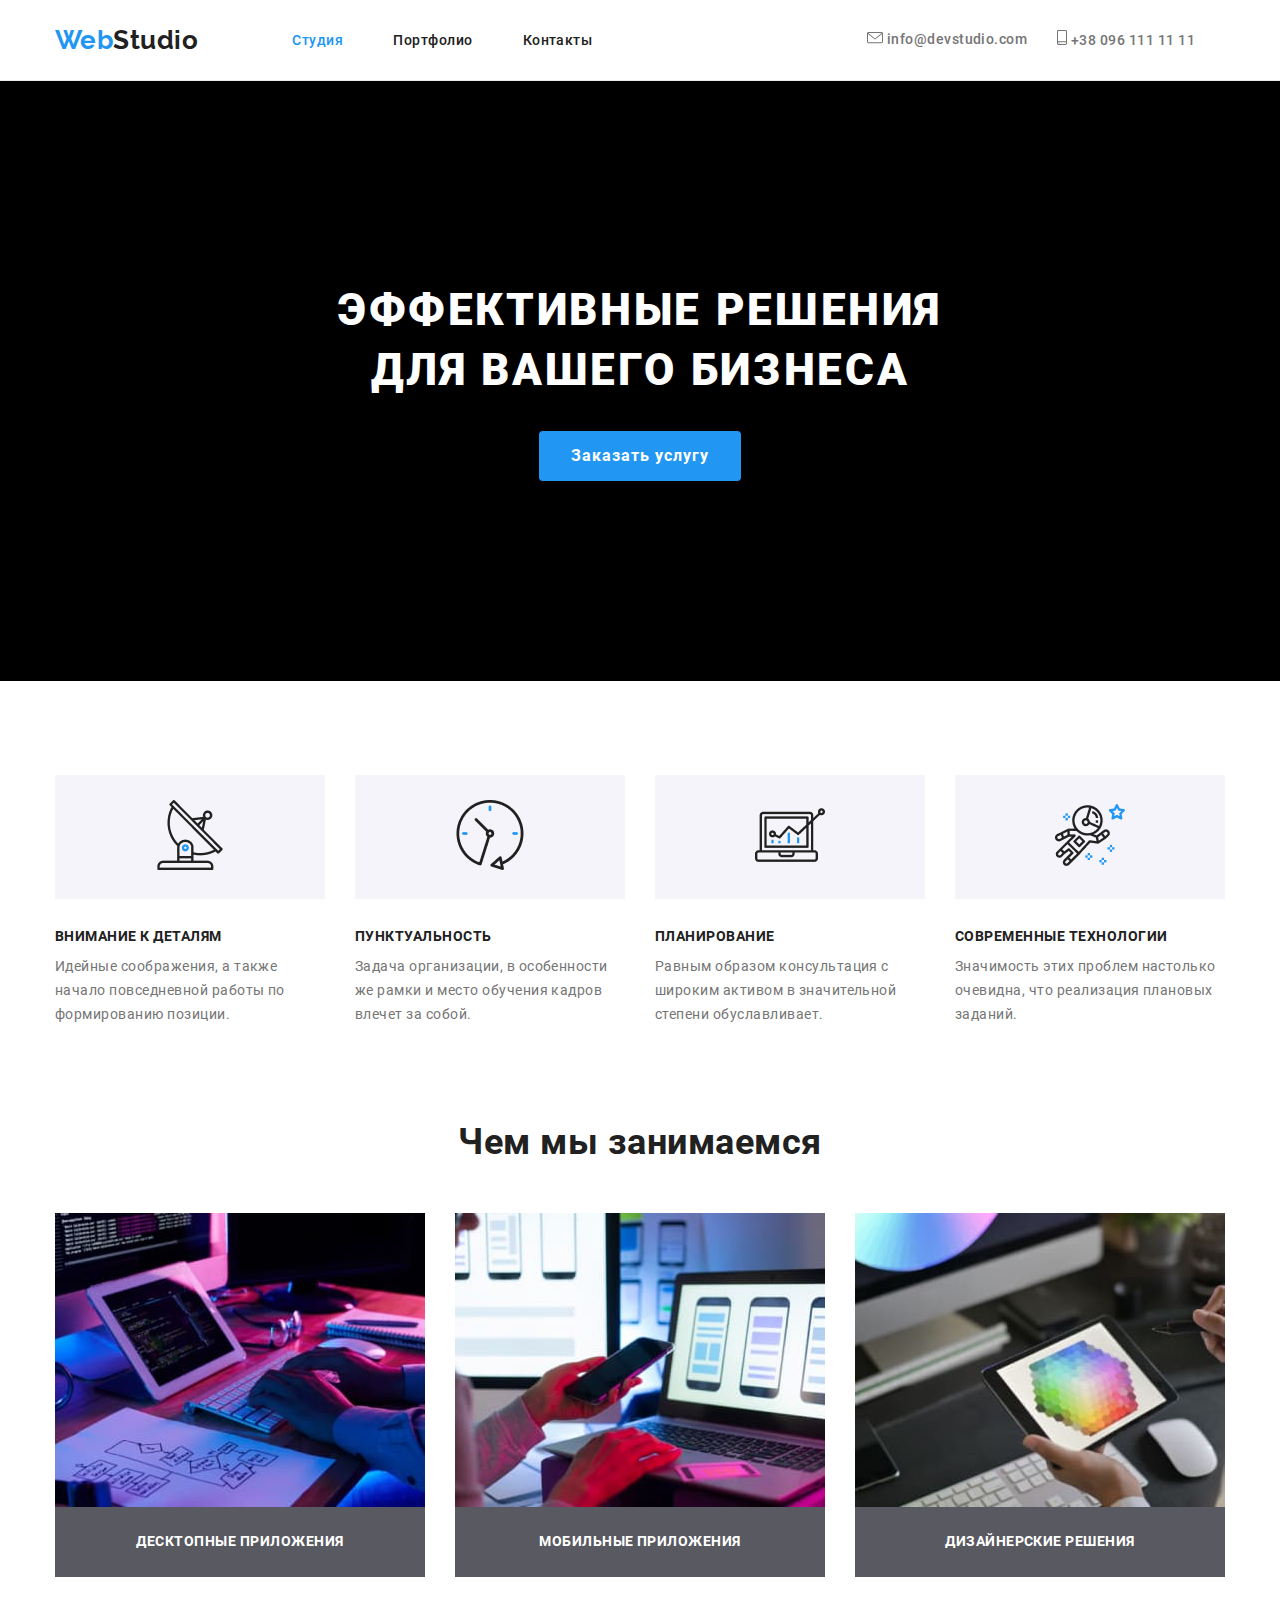
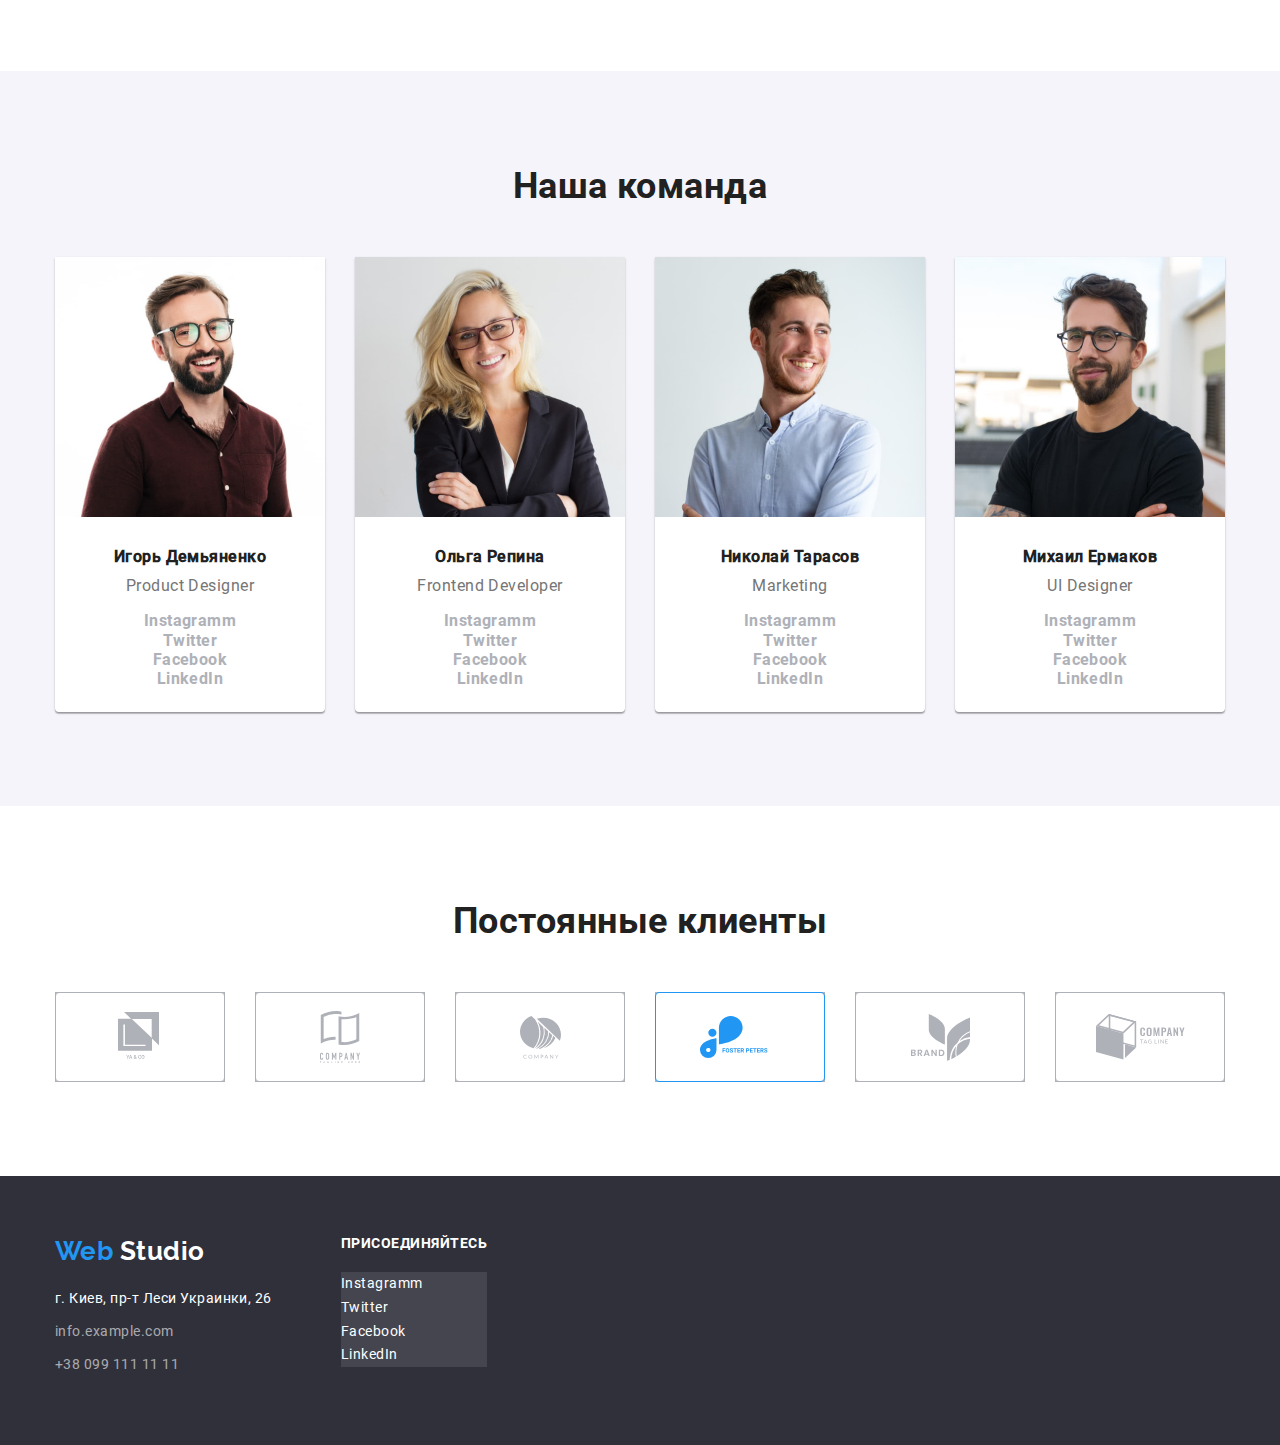
<file: index.html>
<!DOCTYPE html>
<html lang="en">
<head>
    <meta charset="UTF-8">
    <meta name="viewport" content="width=device-width, initial-scale=1.0">
    <title>Web Studio</title>

    <link rel="stylesheet" href="./css/normaliza.css">
    <link rel="stylesheet" href="./css/style.css">
</head>
<body>
    <!--Top Menu-->
    <header class="header">           

        <div class="nav container">
                <a class="logo" href="./index.html">
                    <span class="logo--accent">Web</span>Studio
                </a>             
            
            <nav>
                <ul class="nav__list list">
                    <li class="nav__list-item">
                        <a class="link nav__link nav__link--active" href="./index.html">Студия</a>
                    </li>
                    <li class="nav__list-item">
                        <a class="link nav__link" href="./portfolio.html">Портфолио</a>
                    </li>
                    <li class="nav__list-item">
                        <a class="link nav__link" href="#contacts">Контакты</a>
                    </li>
                </ul>
            </nav>
            
            <ul class="nav__contacts list">
                <li class="nav__contacts-item"> 
                    
                    <a class="link nav__contacts-link" href="mailto:info@devstudio.com">
                        <img src="./images/icons/envelope.svg" alt="envelope">
                        info@devstudio.com
                    </a> 
                </li>
                <li class="nav__contacts-item">
                    
                    <a class="link nav__contacts-link" href="tel:+380961111111">
                        <img src="./images/icons/smartphone.svg" alt="smartphone">
                        +38 096 111 11 11
                    </a>
                </li>
            </ul>                
        </div>
        
    </header>        
    <!--Header end-->             
      
    <main>
        <!--Hero section -->
        <section class="hero">
            <div class="hero__container">         
                <h1 class="hero__title">
                    Эффективные решения 
                    для вашего бизнеса
                </h1>
            
                <button type="button" class="btn main-btn hero__button">
                    Заказать услугу
                </button>    
            </div>
        </section>
      
        <!--Features Section-->
        <section class="features section--padding">
            <div class="container">
                <h2 class="features__title title--hidden">Особенности</h2> <!--скрыть-->
                
                <ul class="features__list list">

                    <!--Features item 1-->
                    <li class="features__list-item">
                        <div class="features__item-image">
                            <img src="images/features/feature1.png" alt="antenna">
                        </div>
                        <div class="features__item-description">
                            <p class="item-title features__item-title">
                                Внимание к деталям
                            </p>
                            <p class="features__item-text">
                                Идейные соображения, а также начало повседневной 
                                работы по формированию позиции.
                            </p>
                        </div>
                    </li>

                    <!--Features item 2-->
                    <li class="features__list-item">
                        <div class="features__item-image">
                            <img src="images/features/feature2.png" alt="clock">
                        </div>
                        <div class="features__item-description">
                            <p class="item-title features__item-title">
                                Пунктуальность
                            </p>
                            <p class="features__item-text">
                                Задача организации, в особенности же рамки и место 
                                обучения кадров влечет за собой.
                            </p>
                        </div>
                    </li>

                        <!--Features item 3-->
                    <li class="features__list-item">
                        <div class="features__item-image">
                            <img src="images/features/feature3.png" alt="diagramm">
                        </div>
                        <div class="features__item-description">
                            <p class="item-title features__item-title">
                                Планирование
                            </p>
                            <p class="features__item-text">
                                Равным образом консультация с широким активом в значительной 
                                степени обуславливает.
                            </p>
                        </div>
                    </li>


                <!--Features item 4-->
                    <li class="features__list-item">
                        <div class="features__item-image">
                            <img src="images/features/feature4.png" alt="astronaut">
                        </div>
                        <div class="features__item-description">
                            <p class="item-title features__item-title">
                                Современные технологии
                            </p>
                            <p class="features__item-text">
                                Значимость этих проблем настолько очевидна, что реализация 
                                плановых заданий.
                            </p>
                        </div>
                    </li>
                </ul>
            </div>

        </section>
        <!--Features end-->

        <!--Activities Section-->
        <section class="activities">
            <div class="container activities__container">				
                <h2 class="section-title activities__title">
                    Чем мы занимаемся
                </h2>
                <ul class="activities__list list">
                    <li class="activities__list-item">
                        <img class="activities__item-img" src="./images/activities/activity1.jpg" alt="Десктопные приложения">
                        <h3 class="item-title activities__item-title">
                            Десктопные приложения
                        </h3>
                    </li>
                    <li class=" activities__list-item">
                        <img class="activities__item-img" src="./images/activities/activity2.jpg" alt="Мобильные приложения">
                        <h3 class="item-title activities__item-title">
                            Мобильные приложения
                        </h3>
                    </li>
                    <li class="activities__list-item">
                        <img class="activities__item-img" src="./images/activities/activity3.jpg" alt="Дизайнерские решения">
                        <h3 class="item-title activities__item-title">
                            Дизайнерские решения
                        </h3>              
                    </li>
                </ul>
            </div>
        </section>

        <!--Team Section-->
        <section class="team section--padding">
            <div class="container">
                
                <h2 class="section-title team__title">
                    Наша команда
                </h2>
    
                <ul class="team__list list">
                
                    <!--Team-card 1-->
                    <li class="team__card">
                        <img class="team__card-img" src="images/team/desktop/card1.jpg" alt="Игорь Демьяненко" width="270">
                                           
                        <h3 class="team__card-name">
                            Игорь Демьяненко
                        </h3>                    
                        <p class="team__card-position">
                            Product Designer
                        </p>
                        <ul class="team__social-links list">
                            <li class="team__social-links-item">
                                <a class="social-link" href="#" aria-label="Instagramm">
                                    Instagramm
                                </a>
                            </li>
                            <li class="team__social-links-item">
                                <a class="social-link" href="#" aria-label="Twitter">
                                    Twitter
                                </a>
                            </li>
                            <li class="team__social-links-item">
                                <a class="social-link" href="#" aria-label="Facebook">
                                    Facebook
                                </a>
                            </li>
                            <li class="team__social-links-item">
                                <a class="social-link" href="#" aria-label="LinkedIn">
                                    LinkedIn
                                </a>
                            </li>
                        </ul>
                    </li>
    
                    <!--Team-card 2-->
                    <li class="team__card">
                        <img class="team__card-img" src="images/team/desktop/card2.jpg" alt="Ольга Репина" width="270">
                                           
                        <h3 class="team__card-name">
                            Ольга Репина
                        </h3>                    
                        <p class="team__card-position">
                            Frontend Developer
                        </p>
                        <ul class="team__social-links list">
                            <li class="team__social-links-item">
                                <a class="social-link" href="#" aria-label="Instagramm">
                                    Instagramm
                                </a>
                            </li>
                            <li class="team__social-links-item">
                                <a class="social-link" href="#" aria-label="Twitter">
                                    Twitter
                                </a>
                            </li>
                            <li class="team__social-links-item">
                                <a class="social-link" href="#" aria-label="Facebook">
                                    Facebook
                                </a>
                            </li>
                            <li class="team__social-links-item">
                                <a class="social-link" href="#" aria-label="LinkedIn">
                                    LinkedIn
                                </a>
                            </li>
                        </ul>
                    </li>
    
                    <!--Team-card 3-->
                    <li class="team__card">
                        <img class="team__card-img" src="images/team/desktop/card3.jpg" alt="Николай Тарасов" width="270">
                                           
                        <h3 class="team__card-name">
                            Николай Тарасов
                        </h3>                    
                        <p class="team__card-position">
                            Marketing
                        </p>
                        <ul class="team__social-links list">
                            <li class="team__social-links-item">
                                <a class="social-link" href="#" aria-label="Instagramm">
                                    Instagramm
                                </a>
                            </li>
                            <li class="team__social-links-item">
                                <a class="social-link" href="#" aria-label="Twitter">
                                    Twitter
                                </a>
                            </li>
                            <li class="team__social-links-item">
                                <a class="social-link" href="#" aria-label="Facebook">
                                    Facebook
                                </a>
                            </li>
                            <li class="team__social-links-item">
                                <a class="social-link" href="#" aria-label="LinkedIn">
                                    LinkedIn
                                </a>
                            </li>
                        </ul>
                    </li>
    
                    <!--Team-card 4-->
                    <li class="team__card">
                        <img class="team__card-img" src="images/team/desktop/card4.jpg" alt="Михаил Ермаков" width="270">
                                           
                        <h3 class="team__card-name">
                            Михаил Ермаков
                        </h3>                    
                        <p class="team__card-position">
                            UI Designer
                        </p>
                        <ul class="team__social-links list">
                            <li class="team__social-links-item">
                                <a class="social-link" href="#" aria-label="Instagramm">
                                    Instagramm
                                </a>
                            </li>
                            <li class="team__social-links-item">
                                <a class="social-link" href="#" aria-label="Twitter">
                                    Twitter
                                </a>
                            </li>
                            <li class="team__social-links-item">
                                <a class="social-link" href="#" aria-label="Facebook">
                                    Facebook
                                </a>
                            </li>
                            <li class="team__social-links-item">
                                <a class="social-link" href="#" aria-label="LinkedIn">
                                    LinkedIn
                                </a>
                            </li>
                        </ul>
                    </li>
                </ul>
            </div>
        </section>
        <!--Team end-->

        <!--Clients Section-->
        <section class="clients section--padding">
            <div class="container">
                <h2 class="section-title clients__title">
                    Постоянные клиенты
                </h2>
                <ul class="clients__list list">
                    <li class="clients__item">
                        <a class="clients__link" href="">
                            <img class="clients__item-logo" src="images/clients/logo1.svg" alt="logo">
                        </a>
                    </li>
                    <li class="clients__item">
                        <a class="clients__link" href="">
                            <img class="clients__item-logo" src="images/clients/logo2.svg" alt="logo">
                        </a>
                    </li>
                    <li class="clients__item">
                        <a class="clients__link" href="">
                            <img class="clients__item-logo" src="images/clients/logo3.svg" alt="logo">
                        </a>
                    </li>
                    <li class="clients__item">
                        <a class="clients__link" href="">
                            <img class="clients__item-logo" src="images/clients/logo4.svg" alt="logo">
                        </a>
                    </li>
                    <li class="clients__item">
                        <a class="clients__link" href="">
                            <img class="clients__item-logo" src="images/clients/logo5.svg" alt="logo">
                        </a>
                    </li>
                    <li class="clients__item">
                        <a class="clients__link" href="">
                            <img class="clients__item-logo" src="images/clients/logo6.svg" alt="logo">
                        </a>
                    </li>
                </ul></div>
        </section>
        <!--Clients end-->
    </main>
    <!--Main end-->

    <!--Footer-->
    <footer class="footer" id="contacts">
        <div class="container footer__container">
            <div class="footer__contacts-container">				
                <a class="logo logo--inverse footer__logo" href="./index.html">
                    <span class="logo--accent">Web</span> Studio
                </a>
                <address class="footer__address footer__contacts-item">
                    <p class="footer__contacts-item">
                        г. Киев, пр-т Леси Украинки, 26
                    </p>
                
                    <a class="footer__contacts-link" href="mailto:info.example.com">info.example.com</a>
               
                
                    <a class="footer__contacts-link" href="tel:+380991111111"> +38 099 111 11 11</a>
                
                </address>
            </div>
            <div class="footer__social-links">
                <b class="footer__action-text">
                    Присоединяйтесь
                </b>
                <ul class="footer__social-links-list list">
                    <li class="footer__social-links-list-item">
                        <a class="social-link footer__social-link" href="#" aria-label="Instagramm">
                            Instagramm
                        </a>
                    </li>
                    <li class="footer__social-links-list-item">
                        <a class="social-link footer__social-link" href="#" aria-label="Twitter">
                            Twitter
                        </a>
                    </li>
                    <li class="footer__social-links-list-item">
                        <a class="social-link footer__social-link" href="#" aria-label="Facebook">
                            Facebook
                        </a>
                    </li>
                    <li class="footer__social-links-list-item">
                        <a class="social-link footer__social-link" href="#" aria-label="LinkedIn">
                            LinkedIn
                        </a>
                    </li>
                </ul>  
            </div>
        </div>
        
    </footer>

</body>
</html>
</file>
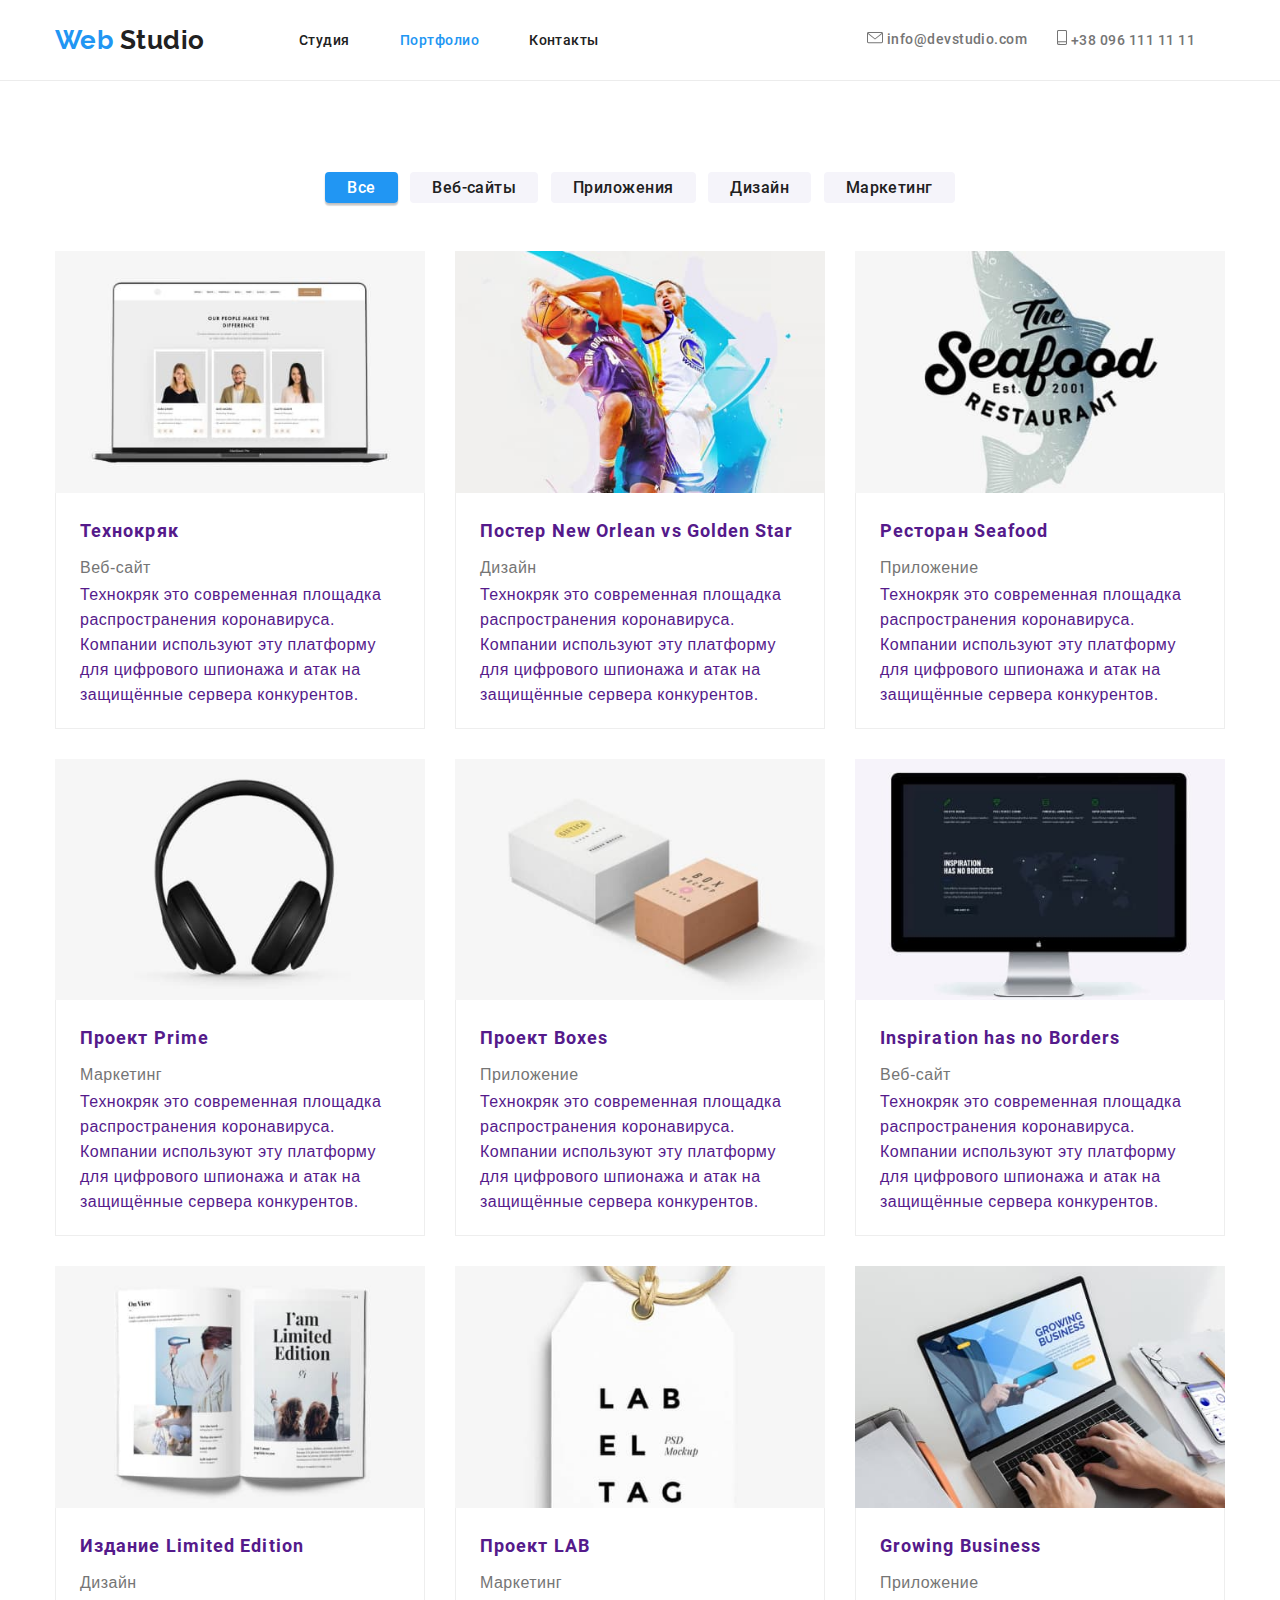
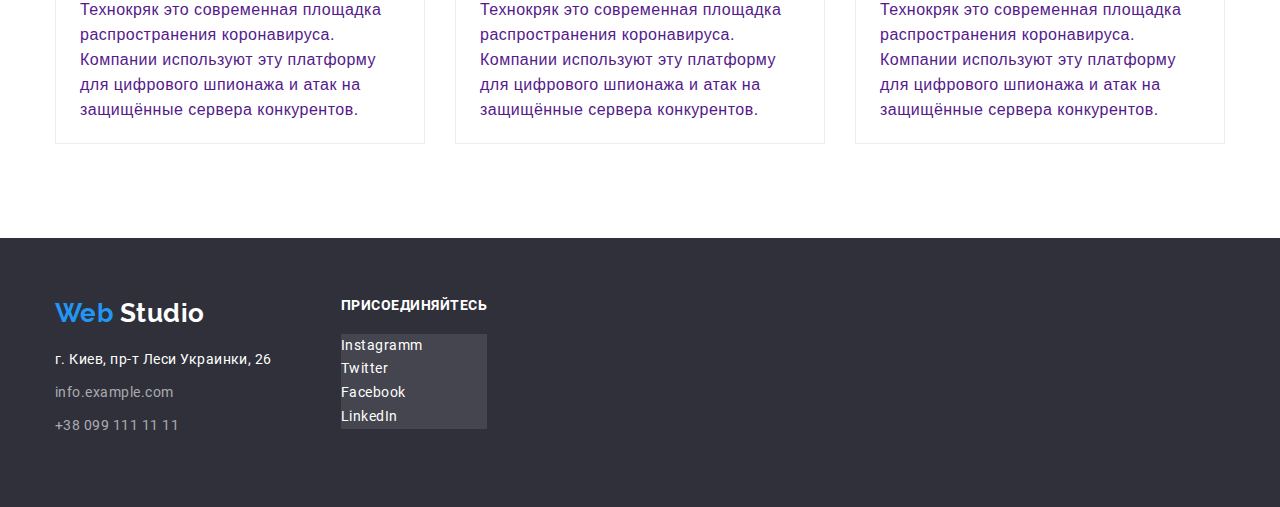
<file: portfolio.html>
<!DOCTYPE html>
<html lang="en">
<head>
    <meta charset="UTF-8">
    <meta name="viewport" content="width=device-width, initial-scale=1.0">
    <title>Web Studio</title>

    <link rel="stylesheet" href="./css/normaliza.css">
    <link rel="stylesheet" href="./css/style.css">
</head>
<body>
    <!--Top Menu-->
    <header class="header">           

        <div class="nav container">
            <a class="logo" href="./index.html">
                <span class="logo--accent">Web</span> Studio
            </a>                
            
            <nav>
                <ul class="nav__list list">
                    <li class="nav__list-item">
                        <a class="link nav__link" href="./index.html">Студия</a>
                    </li>
                    <li class="nav__list-item">
                        <a class="link nav__link nav__link--active" href="./portfolio.html">Портфолио</a>
                    </li>
                    <li class="nav__list-item">
                        <a class="link nav__link" href="#contacts">Контакты</a>
                    </li>
                </ul>
            </nav>
            
            <ul class="nav__contacts list">
                <li class="nav__contacts-item"> 
                    
                    <a class="link nav__contacts-link" href="mailto:info@devstudio.com">
                        <img src="./images/icons/envelope.svg" alt="envelope">
                        info@devstudio.com
                    </a> 
                </li>
                <li class="nav__contacts-item">
                    
                    <a class="link nav__contacts-link" href="tel:+380961111111">
                        <img src="./images/icons/smartphone.svg" alt="smartphone">
                        +38 096 111 11 11
                    </a>
                </li>
            </ul>                
        </div>
        
    </header>          
    <!--Header end-->

    

    <main class="section--padding">
        <h1 class="title--hidden">Портфолио</h1>

            <!--Filters-->
        <section class="filters">
            <div class="container">
                <h2 class="filters__title title--hidden">Фильтры</h2> <!--скрыть-->

                <input class="filters__radio-btn" type="radio" 
                id="filter-all" name="filter" checked>
                <label class="btn filters__btn" for="filter-all">Все</label> 

                <input class="filters__radio-btn" type="radio" 
                id="filter-sites" name="filter">
                <label class="btn filters__btn" for="filter-sites">Веб-сайты</label>

                <input class="filters__radio-btn" type="radio" 
                id="filter-apps" name="filter">
                <label class="btn filters__btn" for="filter-apps">Приложения</label>

                <input class="filters__radio-btn" type="radio" 
                id="filter-design" name="filter">
                <label class="btn filters__btn" for="filter-design">Дизайн</label>

                <input class="filters__radio-btn" type="radio" 
                id="filter-marketing" name="filter">
                <label class="btn filters__btn" for="filter-marketing">Маркетинг</label> 
            </div>
        </section>


        <section class="projects">
            <h2 class="sprojects__title title--hidden">Проекты</h2> <!--скрыть-->
            <div class="container">            
                <ul class="projects__list list">                
                        <!--Project 1-->            
                    <li class="projects__item">
                        <a class="projects__item-link" href="">
                            <div class="projects__item-preview">               
                                <img class="projects__item-img" src="./images/projects/project1.jpg" alt="Технокряк" width="370">
                            </div>
                            <div class="projects__item-content">
                                <h3 class="projects__item-title">
                                    Технокряк
                                </h3>
                                <p class="projects__item-category">
                                    Веб-сайт
                                </p>
                                <p class="projects__item-description">
                                    Технокряк это современная площадка распространения коронавируса. 
                                    Компании используют эту платформу для цифрового шпионажа и атак 
                                    на защищённые сервера конкурентов.
                                </p>
                            </div>                            
                        </a>
                    </li>

                    <!--Project 2-->
                    <li class="projects__item">
                        <a class="projects__item-link" href="">
                            <div class="projects__item-preview">
                                <img class="projects__item-img" src="./images/projects/project2.jpg" alt="Постер New Orlean vs Golden Star" width="370">
                            </div>
                            <div class="projects__item-content">
                                <h3 class="projects__item-title">
                                    Постер New Orlean vs Golden Star
                                </h3>
                                <p class="projects__item-category">
                                    Дизайн
                                </p>
                                <p class="projects__item-description">
                                    Технокряк это современная площадка распространения коронавируса. 
                                    Компании используют эту платформу для цифрового шпионажа и атак 
                                    на защищённые сервера конкурентов.
                                </p>
                            </div>                            
                        </a>
                    </li>

                    <!--Project 3-->
                    <li class="projects__item">
                        <a class="projects__item-link" href="">
                            <div class="projects__item-preview">
                                <img class="projects__item-img" src="./images/projects/project3.jpg" alt="Ресторан Seafood" width="370">
                            </div>
                            <div class="projects__item-content">
                                <h3 class="projects__item-title">
                                    Ресторан Seafood
                                </h3>
                                <p class="projects__item-category">
                                    Приложение
                                </p>
                                <p class="projects__item-description">
                                    Технокряк это современная площадка распространения коронавируса. 
                                    Компании используют эту платформу для цифрового шпионажа и атак 
                                    на защищённые сервера конкурентов.
                                </p>
                            </div>                            
                        </a>
                    </li>

                    <!--Project 4-->
                    <li class="projects__item">
                        <a class="projects__item-link" href="">
                            <div class="projects__item-preview">
                                <img class="projects__item-img" src="./images/projects/project4.jpg" alt="Проект Prime" width="370"> 
                            </div>
                            <div class="projects__item-content">
                                <h3 class="projects__item-title">
                                    Проект Prime
                                </h3>
                                <p class="projects__item-category">
                                    Маркетинг
                                </p>
                                <p class="projects__item-description">
                                    Технокряк это современная площадка распространения коронавируса. 
                                    Компании используют эту платформу для цифрового шпионажа и атак 
                                    на защищённые сервера конкурентов.
                                </p>
                            </div>                            
                        </a>
                    </li>

                    <!--Project 5-->
                    <li class="projects__item">             
                        <a class="projects__item-link" href="">       
                            <div class="projects__item-preview">
                                <img class="projects__item-img" src="./images/projects/project5.jpg" alt="Проект Boxes" width="370">
                            </div>
                            <div class="projects__item-content">
                                <h3 class="projects__item-title">
                                    Проект Boxes
                                </h3>
                                <p class="projects__item-category">
                                    Приложение
                                </p>
                                <p class="projects__item-description">
                                    Технокряк это современная площадка распространения коронавируса. 
                                    Компании используют эту платформу для цифрового шпионажа и атак 
                                    на защищённые сервера конкурентов.
                                </p>
                            </div>                            
                        </a>
                    </li>

                    <!--Project 6-->
                    <li class="projects__item">             
                        <a class="projects__item-link" href="">       
                            <div class="projects__item-preview">
                                <img class="projects__item-img" src="./images/projects/project6.jpg" alt="Inspiration has no Borders" width="370">
                            </div>
                            <div class="projects__item-content">
                                <h3 class="projects__item-title">
                                    Inspiration has no Borders
                                </h3>
                                <p class="projects__item-category">
                                    Веб-сайт
                                </p>
                                <p class="projects__item-description">
                                    Технокряк это современная площадка распространения коронавируса. 
                                    Компании используют эту платформу для цифрового шпионажа и атак 
                                    на защищённые сервера конкурентов.
                                </p>
                            </div>                            
                        </a>
                    </li>

                    <!--Project 7-->
                    <li class="projects__item">             
                        <a class="projects__item-link" href="">       
                            <div class="projects__item-preview">
                                <img class="projects__item-img" src="./images/projects/project7.jpg" alt="Издание Limited Edition" width="370">
                            </div>
                            <div class="projects__item-content">
                                <h3 class="projects__item-title">
                                    Издание Limited Edition
                                </h3>
                                <p class="projects__item-category">
                                    Дизайн
                                </p>
                                <p class="projects__item-description">
                                    Технокряк это современная площадка распространения коронавируса. 
                                    Компании используют эту платформу для цифрового шпионажа и атак 
                                    на защищённые сервера конкурентов.
                                </p>
                            </div>                            
                        </a>
                    </li>

                    <!--Project 8-->
                    <li class="projects__item">             
                        <a class="projects__item-link" href="">       
                            <div class="projects__item-preview">
                                <img class="projects__item-img" src="./images/projects/project8.jpg" alt="Проект LAB" width="370">
                            </div>
                            <div class="projects__item-content">
                                <h3 class="projects__item-title">
                                    Проект LAB
                                </h3>
                                <p class="projects__item-category">
                                    Маркетинг
                                </p>
                                <p class="projects__item-description">
                                    Технокряк это современная площадка распространения коронавируса. 
                                    Компании используют эту платформу для цифрового шпионажа и атак 
                                    на защищённые сервера конкурентов.
                                </p>
                            </div>                            
                        </a>
                    </li>

                    <!--Project 9-->
                    <li class="projects__item">             
                        <a class="projects__item-link" href="">       
                            <div class="projects__item-preview">
                                <img class="projects__item-img" src="./images/projects/project9.jpg" alt="Growing Business" width="370">
                            </div>
                            <div class="projects__item-content">
                                <h3 class="projects__item-title">
                                    Growing Business
                                </h3>
                                <p class="projects__item-category">
                                    Приложение
                                </p>
                                <p class="projects__item-description">
                                    Технокряк это современная площадка распространения коронавируса. 
                                    Компании используют эту платформу для цифрового шпионажа и атак 
                                    на защищённые сервера конкурентов.
                                </p>
                            </div>                            
                        </a>
                    </li>
                </ul>
            </div>
                
        </section>
    </main>


   <!--Footer-->
    <footer class="footer" id="contacts">
        <div class="container footer__container">
            <div class="footer__contacts-container">				
                <a class="logo logo--inverse footer__logo" href="./index.html">
                    <span class="logo--accent">Web</span> Studio
                </a>
                <address class="footer__address footer__contacts-item">
                    <p class="footer__contacts-item">
                        г. Киев, пр-т Леси Украинки, 26
                    </p>
                
                    <a class="footer__contacts-link" href="mailto:info.example.com">info.example.com</a>
               
                
                    <a class="footer__contacts-link" href="tel:+380991111111" class="footer__contacts-link" > +38 099 111 11 11</a>
                
                </address>
            </div>
            <div class="footer__social-links">
                <b class="footer__action-text">
                    Присоединяйтесь
                </b>
                <ul class="footer__social-links-list list">
                    <li class="footer__social-links-list-item">
                        <a class="social-link footer__social-link" href="#" aria-label="Instagramm">
                            Instagramm
                        </a>
                    </li>
                    <li class="footer__social-links-list-item">
                        <a class="social-link footer__social-link" href="#" aria-label="Twitter">
                            Twitter
                        </a>
                    </li>
                    <li class="footer__social-links-list-item">
                        <a class="social-link footer__social-link" href="#" aria-label="Facebook">
                            Facebook
                        </a>
                    </li>
                    <li class="footer__social-links-list-item">
                        <a class="social-link footer__social-link" href="#" aria-label="LinkedIn">
                            LinkedIn
                        </a>
                    </li>
                </ul>  
            </div>
        </div>
        
    </footer>
    
</body>
</html>
</file>
<file: css/style.css>
/*Logo*/
@font-face {
  font-family: "Raleway-Bold";
  src: url(./fonts/Raleway-Bold.ttf);
  font-style: normal;
  font-weight: 700;
}

/*headers*/
@font-face {
  font-family: "Roboto-Bold";
  src: url(./fonts/Roboto-Bold.ttf);
  font-style: normal;
  font-weight: 700;
}

/*hero header*/
@font-face {
  font-family: "Roboto-Black";
  src: url(./fonts/Roboto-Black.ttf);
  font-style: normal;
  font-weight: 900;
}

/*nav links*/
@font-face {
  font-family: "Roboto-Medium";
  src: url(./fonts/Roboto-Medium.ttf);
  font-style: normal;
  font-weight: 500;
}

/*paragraphs*/
@font-face {
  font-family: "Roboto-Regular";
  src: url(./fonts/Roboto-Regular.ttf);
  font-style: normal;
  font-weight: 400;
}

:root {
  --accent: #2196F3;
  --main-bg: #fff;
  --secondary-bg: #F5F4FA;
  --activity-title-bg: rgba(47, 48, 58, 0.8);
  --main-text: #212121;
  --secondary-text: #757575;
  --light-text: #ffffff;
  --social-links: #AFB1B8;
  --footer-contacts: rgba(255, 255, 255, 0.6);
  --footer-bg: #2F303A;
  --footer-social-bg: rgba(255, 255, 255, 0.1);
  --nav-underline: #ECECEC;
  --item-border: #EEEEEE;
}

/*common*/
html {
  -webkit-box-sizing: border-box;
          box-sizing: border-box;
}

*, *::before, *::after {
  -webkit-box-sizing: inherit;
          box-sizing: inherit;
}

body {
  color: var(--main-text);
  background-color: var(--main-bg);
  font-family: "Roboto-Bold", sans-serif;
  letter-spacing: 0.03em;
}

h1, h2, h3, p {
  margin: 0;
}

a {
  text-decoration: none;
}

a:hover {
  cursor: pointer;
}

.container {
  width: 1200px;
  padding-left: 15px;
  padding-right: 15px;
  margin: auto;
}

.link {
  font-family: "Roboto-Medium", sans-serif;
}

.link:hover, .link:focus {
  color: var(--accent);
}

.list {
  margin: 0;
  padding: 0;
  list-style: none;
  color: var(--main-text);
}

.social-link {
  color: var(--social-links);
}

.social-link:hover, .social-link:focus {
  color: var(--light-text);
  background-color: var(--accent);
}

.logo {
  display: block;
  font-size: 26px;
  line-height: 1.19;
  font-family: "Raleway-Bold", sans-serif;
  color: var(--main-text);
}

.logo--accent {
  color: var(--accent);
}

.logo--inverse {
  color: var(--light-text);
}

.btn {
  font-size: 16px;
}

.btn:hover, .btn:focus {
  cursor: pointer;
}

.main-btn {
  color: var(--light-text);
  background-color: var(--accent);
  line-height: 1.875;
  letter-spacing: 0.06em;
}

.section--padding {
  padding: 94px 0;
}

.section-title {
  font-size: 36px;
  line-height: 1.17;
  text-align: center;
}

.title--hidden {
  position: absolute !important;
  clip: rect(1px 1px 1px 1px);
  /* IE6, IE7 */
  clip: rect(1px, 1px, 1px, 1px);
  padding: 0 !important;
  border: 0 !important;
  height: 1px !important;
  width: 1px !important;
  overflow: hidden;
}

.item-title {
  font-size: 14px;
  line-height: 1.14;
}

/*HEADER*/
.header {
  border-bottom: 1px solid var(--nav-underline);
}

/*******Nav******/
.nav {
  display: -webkit-box;
  display: -ms-flexbox;
  display: flex;
  -webkit-box-align: center;
      -ms-flex-align: center;
          align-items: center;
}

.nav__list {
  display: -webkit-box;
  display: -ms-flexbox;
  display: flex;
  margin-left: 94px;
}

.nav__list-item:not(:last-child) {
  margin-right: 50px;
}

.nav__link {
  display: block;
  padding-top: 32px;
  padding-bottom: 32px;
  font-size: 14px;
  color: var(--main-text);
}

.nav__link--active {
  color: var(--accent);
}

.nav__contacts {
  display: -webkit-box;
  display: -ms-flexbox;
  display: flex;
  margin-left: auto;
}

.nav__contacts-item {
  margin-right: 30px;
}

.nav__contacts-link {
  font-size: 14px;
  color: var(--secondary-text);
}

/*HEADER END*/
/*MAIN*/
/*Hero section*/
.hero__container {
  padding: 15px;
  max-width: 730px;
  margin: auto;
}

.hero {
  display: -webkit-box;
  display: -ms-flexbox;
  display: flex;
  width: 100%;
  min-height: 600px;
  background-color: black;
  color: var(--light-text);
}

.hero__title {
  text-align: center;
  width: 696px;
  font-family: "Roboto-Black", sans-serif;
  font-weight: 900;
  font-size: 44px;
  line-height: 1.36;
  letter-spacing: 0.06em;
  text-transform: uppercase;
  margin-bottom: 30px;
}

.hero__button {
  display: block;
  margin: 0 auto;
  padding: 10px 32px;
  border: none;
  border-radius: 4px;
}

/*Features section*/
.features__list {
  display: -webkit-box;
  display: -ms-flexbox;
  display: flex;
}

.features__list-item:not(:last-child) {
  margin-right: 30px;
}

.features__item-image {
  padding: 25px 100px;
  margin-bottom: 30px;
  text-align: center;
  background-color: var(--secondary-bg);
}

.features__item-title {
  margin-bottom: 10px;
  text-transform: uppercase;
}

.features__item-text {
  font-family: "Roboto-Regular", sans-serif;
  font-size: 14px;
  line-height: 1.71;
  color: var(--secondary-text);
}

/*Activities secton*/
.activities__container {
  padding-bottom: 94px;
}

.activities__title {
  margin-bottom: 50px;
}

.activities__list {
  display: -webkit-box;
  display: -ms-flexbox;
  display: flex;
}

.activities__list-item {
  width: calc((100% - 2*30px)/3);
}

.activities__list-item:not(:last-child) {
  margin-right: 30px;
}

.activities__item-img {
  display: block;
}

.activities__item-title {
  background-color: var(--activity-title-bg);
  padding-top: 27px;
  padding-bottom: 27px;
  text-align: center;
  text-transform: uppercase;
  color: var(--light-text);
}

/*Team section*/
.team {
  background-color: var(--secondary-bg);
}

.team__title {
  margin-bottom: 50px;
}

.team__list {
  display: -webkit-box;
  display: -ms-flexbox;
  display: flex;
}

.team__card {
  width: calc((100% - 3*30px)/4);
  padding-bottom: 24px;
  font-size: 16px;
  line-height: 1.19;
  background-color: var(--main-bg);
  text-align: center;
  -webkit-box-shadow: 0px 2px 1px rgba(0, 0, 0, 0.2), 0px 1px 1px rgba(0, 0, 0, 0.14), 0px 1px 3px rgba(0, 0, 0, 0.12);
          box-shadow: 0px 2px 1px rgba(0, 0, 0, 0.2), 0px 1px 1px rgba(0, 0, 0, 0.14), 0px 1px 3px rgba(0, 0, 0, 0.12);
  border-radius: 0px 0px 4px 4px;
}

.team__card:not(:last-child) {
  margin-right: 30px;
}

.team__card-img {
  display: block;
  margin-bottom: 30px;
}

.team__card-name {
  margin-bottom: 10px;
  font-size: 16px;
  font-family: "Roboto-Medium", sans-serif;
}

.team__card-position {
  margin-bottom: 16px;
  color: var(--secondary-text);
  font-family: "Roboto-Regular", sans-serif;
}

/*CLients section*/
.clients__title {
  margin-bottom: 50px;
}

.clients__list {
  display: -webkit-box;
  display: -ms-flexbox;
  display: flex;
  -ms-flex-wrap: wrap;
      flex-wrap: wrap;
}

.clients__item:not(:last-child) {
  margin-right: 30px;
}

.clients__link {
  display: -webkit-box;
  display: -ms-flexbox;
  display: flex;
  -webkit-box-align: center;
      -ms-flex-align: center;
          align-items: center;
  -webkit-box-pack: center;
      -ms-flex-pack: center;
          justify-content: center;
  width: 170px;
  height: 90px;
  border: 1px solid #AFB1B8;
}

.clients__link:hover {
  color: accent;
}

/*MAIN END*/
/*FOOTER*/
.footer {
  color: var(--light-text);
  font-family: "Roboto-Regular";
  font-size: 14px;
  line-height: 1.71;
  background-color: var(--footer-bg);
}

.footer__container {
  padding-top: 60px;
  padding-bottom: 60px;
  display: -webkit-box;
  display: -ms-flexbox;
  display: flex;
}

.footer__contacts-container {
  margin-right: 69px;
}

.footer__logo {
  margin-bottom: 20px;
}

.footer__contacts-item {
  margin-bottom: 9px;
}

.footer__address {
  font-style: normal;
}

.footer__contacts-link {
  color: var(--footer-contacts);
  display: block;
}

.footer__contacts-link:hover, .footer__contacts-link:focus {
  color: var(--accent);
}

.footer__contacts-link:not(:last-child) {
  margin-bottom: 9px;
}

.footer__action-text {
  display: block;
  margin-bottom: 20px;
  font-family: "Roboto-Bold";
  font-style: normal;
  text-transform: uppercase;
  line-height: 1.14;
}

.footer__social-links-list-item {
  background-color: var(--footer-social-bg);
}

.footer__social-link {
  color: var(--light-text);
}

/*PORTFOLIO*/
.filters {
  margin-bottom: 50px;
  text-align: center;
}

.filters__radio-btn {
  display: none;
}

.filters__btn {
  padding: 6px 22px;
  font-family: "Roboto-Medium", sans-serif;
  line-height: 1.625;
  background-color: var(--secondary-bg);
  border: none;
  border-radius: 4px;
}

.filters__radio-btn:checked + .filters__btn, .filters__btn:hover, .filters__btn:focus {
  cursor: pointer;
  outline: none;
  background-color: var(--accent);
  color: var(--light-text);
  -webkit-box-shadow: 0px 2px 2px rgba(0, 0, 0, 0.12), 0px 1px 2px rgba(0, 0, 0, 0.08), 0px 3px 1px rgba(0, 0, 0, 0.1);
          box-shadow: 0px 2px 2px rgba(0, 0, 0, 0.12), 0px 1px 2px rgba(0, 0, 0, 0.08), 0px 3px 1px rgba(0, 0, 0, 0.1);
}

.filters__btn:not(:last-child) {
  margin-right: 8px;
}

.projects__list {
  display: -webkit-box;
  display: -ms-flexbox;
  display: flex;
  -ms-flex-wrap: wrap;
      flex-wrap: wrap;
}

.projects__item {
  width: 370px;
}

.projects__item:hover, .projects__item:focus {
  -webkit-box-sizing: border-box;
          box-sizing: border-box;
  -webkit-box-shadow: 1px 4px 6px rgba(0, 0, 0, 0.16), 0px 4px 4px rgba(0, 0, 0, 0.06), 0px 1px 1px rgba(0, 0, 0, 0.12);
          box-shadow: 1px 4px 6px rgba(0, 0, 0, 0.16), 0px 4px 4px rgba(0, 0, 0, 0.06), 0px 1px 1px rgba(0, 0, 0, 0.12);
}

.projects__item:not(:nth-child(3n)) {
  margin-right: 30px;
}

.projects__item:not(:nth-last-child(-n+3)) {
  margin-bottom: 30px;
}

.projects__item-img {
  display: block;
}

.projects__item-content {
  padding: 20px 24px;
  border-bottom: 1px solid var(--item-border);
  border-right: 1px solid var(--item-border);
  border-left: 1px solid var(--item-border);
}

.projects__item-title {
  font-size: 18px;
  line-height: 2;
  letter-spacing: 0.06em;
}

.projects__item-category {
  margin-top: 4px;
  font-family: "Roboto-Normal", sans-serif;
  color: var(--secondary-text);
  font-size: 16px;
  line-height: 1.875;
}

.projects__item-description {
  font-family: "Roboto-Normal", sans-serif;
  font-size: 16px;
  line-height: 1.56;
}
/*# sourceMappingURL=style.css.map */
</file>
<file: css/normaliza.css>
/*! normalize.css v8.0.1 | MIT License | github.com/necolas/normalize.css */

/* Document
   ========================================================================== */

/**
 * 1. Correct the line height in all browsers.
 * 2. Prevent adjustments of font size after orientation changes in iOS.
 */

 html {
    line-height: 1.15; /* 1 */
    -webkit-text-size-adjust: 100%; /* 2 */
  }
  
  /* Sections
     ========================================================================== */
  
  /**
   * Remove the margin in all browsers.
   */
  
  body {
    margin: 0;
  }
  
  /**
   * Render the `main` element consistently in IE.
   */
  
  main {
    display: block;
  }
  
  /**
   * Correct the font size and margin on `h1` elements within `section` and
   * `article` contexts in Chrome, Firefox, and Safari.
   */
  
  h1 {
    font-size: 2em;
    margin: 0.67em 0;
  }
  
  /* Grouping content
     ========================================================================== */
  
  /**
   * 1. Add the correct box sizing in Firefox.
   * 2. Show the overflow in Edge and IE.
   */
  
  hr {
    box-sizing: content-box; /* 1 */
    height: 0; /* 1 */
    overflow: visible; /* 2 */
  }
  
  /**
   * 1. Correct the inheritance and scaling of font size in all browsers.
   * 2. Correct the odd `em` font sizing in all browsers.
   */
  
  pre {
    font-family: monospace, monospace; /* 1 */
    font-size: 1em; /* 2 */
  }
  
  /* Text-level semantics
     ========================================================================== */
  
  /**
   * Remove the gray background on active links in IE 10.
   */
  
  a {
    background-color: transparent;
  }
  
  /**
   * 1. Remove the bottom border in Chrome 57-
   * 2. Add the correct text decoration in Chrome, Edge, IE, Opera, and Safari.
   */
  
  abbr[title] {
    border-bottom: none; /* 1 */
    text-decoration: underline; /* 2 */
    text-decoration: underline dotted; /* 2 */
  }
  
  /**
   * Add the correct font weight in Chrome, Edge, and Safari.
   */
  
  b,
  strong {
    font-weight: bolder;
  }
  
  /**
   * 1. Correct the inheritance and scaling of font size in all browsers.
   * 2. Correct the odd `em` font sizing in all browsers.
   */
  
  code,
  kbd,
  samp {
    font-family: monospace, monospace; /* 1 */
    font-size: 1em; /* 2 */
  }
  
  /**
   * Add the correct font size in all browsers.
   */
  
  small {
    font-size: 80%;
  }
  
  /**
   * Prevent `sub` and `sup` elements from affecting the line height in
   * all browsers.
   */
  
  sub,
  sup {
    font-size: 75%;
    line-height: 0;
    position: relative;
    vertical-align: baseline;
  }
  
  sub {
    bottom: -0.25em;
  }
  
  sup {
    top: -0.5em;
  }
  
  /* Embedded content
     ========================================================================== */
  
  /**
   * Remove the border on images inside links in IE 10.
   */
  
  img {
    border-style: none;
  }
  
  /* Forms
     ========================================================================== */
  
  /**
   * 1. Change the font styles in all browsers.
   * 2. Remove the margin in Firefox and Safari.
   */
  
  button,
  input,
  optgroup,
  select,
  textarea {
    font-family: inherit; /* 1 */
    font-size: 100%; /* 1 */
    line-height: 1.15; /* 1 */
    margin: 0; /* 2 */
  }
  
  /**
   * Show the overflow in IE.
   * 1. Show the overflow in Edge.
   */
  
  button,
  input { /* 1 */
    overflow: visible;
  }
  
  /**
   * Remove the inheritance of text transform in Edge, Firefox, and IE.
   * 1. Remove the inheritance of text transform in Firefox.
   */
  
  button,
  select { /* 1 */
    text-transform: none;
  }
  
  /**
   * Correct the inability to style clickable types in iOS and Safari.
   */
  
  button,
  [type="button"],
  [type="reset"],
  [type="submit"] {
    -webkit-appearance: button;
  }
  
  /**
   * Remove the inner border and padding in Firefox.
   */
  
  button::-moz-focus-inner,
  [type="button"]::-moz-focus-inner,
  [type="reset"]::-moz-focus-inner,
  [type="submit"]::-moz-focus-inner {
    border-style: none;
    padding: 0;
  }
  
  /**
   * Restore the focus styles unset by the previous rule.
   */
  
  button:-moz-focusring,
  [type="button"]:-moz-focusring,
  [type="reset"]:-moz-focusring,
  [type="submit"]:-moz-focusring {
    outline: 1px dotted ButtonText;
  }
  
  /**
   * Correct the padding in Firefox.
   */
  
  fieldset {
    padding: 0.35em 0.75em 0.625em;
  }
  
  /**
   * 1. Correct the text wrapping in Edge and IE.
   * 2. Correct the color inheritance from `fieldset` elements in IE.
   * 3. Remove the padding so developers are not caught out when they zero out
   *    `fieldset` elements in all browsers.
   */
  
  legend {
    box-sizing: border-box; /* 1 */
    color: inherit; /* 2 */
    display: table; /* 1 */
    max-width: 100%; /* 1 */
    padding: 0; /* 3 */
    white-space: normal; /* 1 */
  }
  
  /**
   * Add the correct vertical alignment in Chrome, Firefox, and Opera.
   */
  
  progress {
    vertical-align: baseline;
  }
  
  /**
   * Remove the default vertical scrollbar in IE 10+.
   */
  
  textarea {
    overflow: auto;
  }
  
  /**
   * 1. Add the correct box sizing in IE 10.
   * 2. Remove the padding in IE 10.
   */
  
  [type="checkbox"],
  [type="radio"] {
    box-sizing: border-box; /* 1 */
    padding: 0; /* 2 */
  }
  
  /**
   * Correct the cursor style of increment and decrement buttons in Chrome.
   */
  
  [type="number"]::-webkit-inner-spin-button,
  [type="number"]::-webkit-outer-spin-button {
    height: auto;
  }
  
  /**
   * 1. Correct the odd appearance in Chrome and Safari.
   * 2. Correct the outline style in Safari.
   */
  
  [type="search"] {
    -webkit-appearance: textfield; /* 1 */
    outline-offset: -2px; /* 2 */
  }
  
  /**
   * Remove the inner padding in Chrome and Safari on macOS.
   */
  
  [type="search"]::-webkit-search-decoration {
    -webkit-appearance: none;
  }
  
  /**
   * 1. Correct the inability to style clickable types in iOS and Safari.
   * 2. Change font properties to `inherit` in Safari.
   */
  
  ::-webkit-file-upload-button {
    -webkit-appearance: button; /* 1 */
    font: inherit; /* 2 */
  }
  
  /* Interactive
     ========================================================================== */
  
  /*
   * Add the correct display in Edge, IE 10+, and Firefox.
   */
  
  details {
    display: block;
  }
  
  /*
   * Add the correct display in all browsers.
   */
  
  summary {
    display: list-item;
  }
  
  /* Misc
     ========================================================================== */
  
  /**
   * Add the correct display in IE 10+.
   */
  
  template {
    display: none;
  }
  
  /**
   * Add the correct display in IE 10.
   */
  
  [hidden] {
    display: none;
  }
</file>
